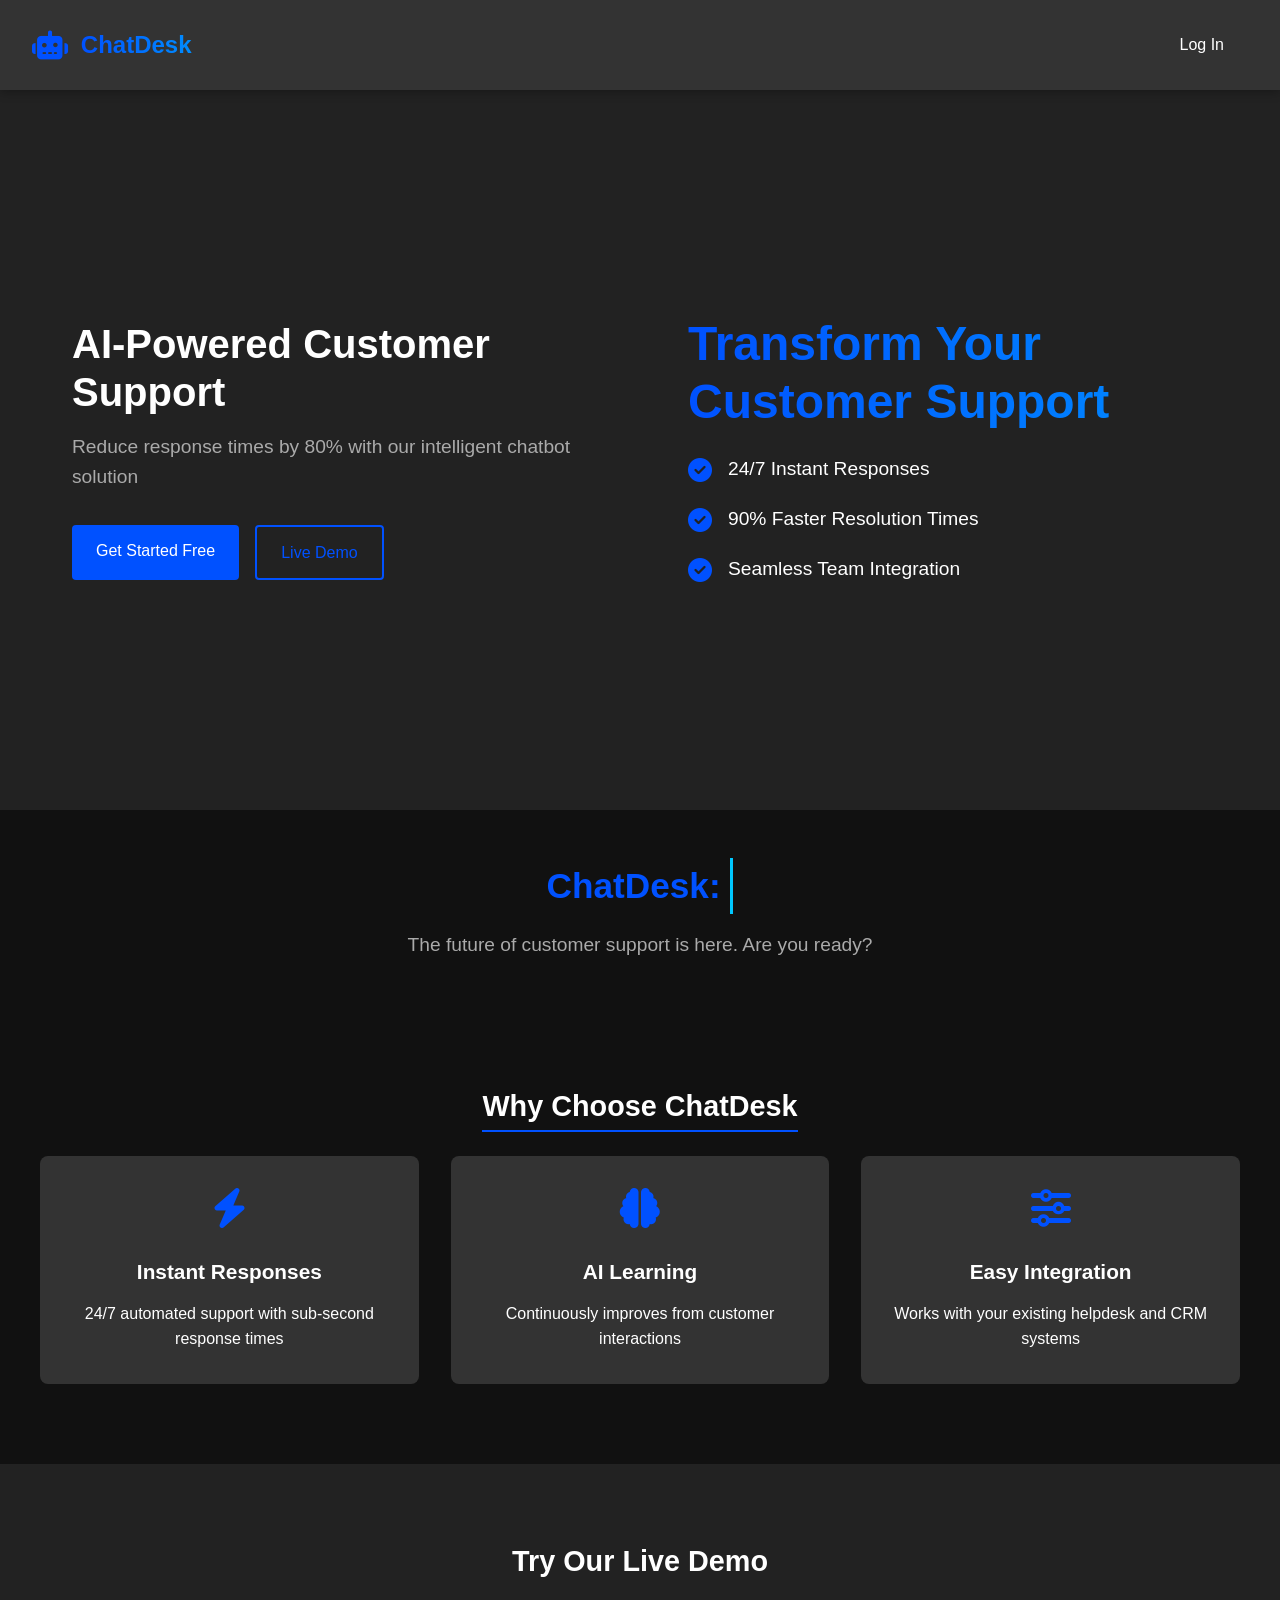
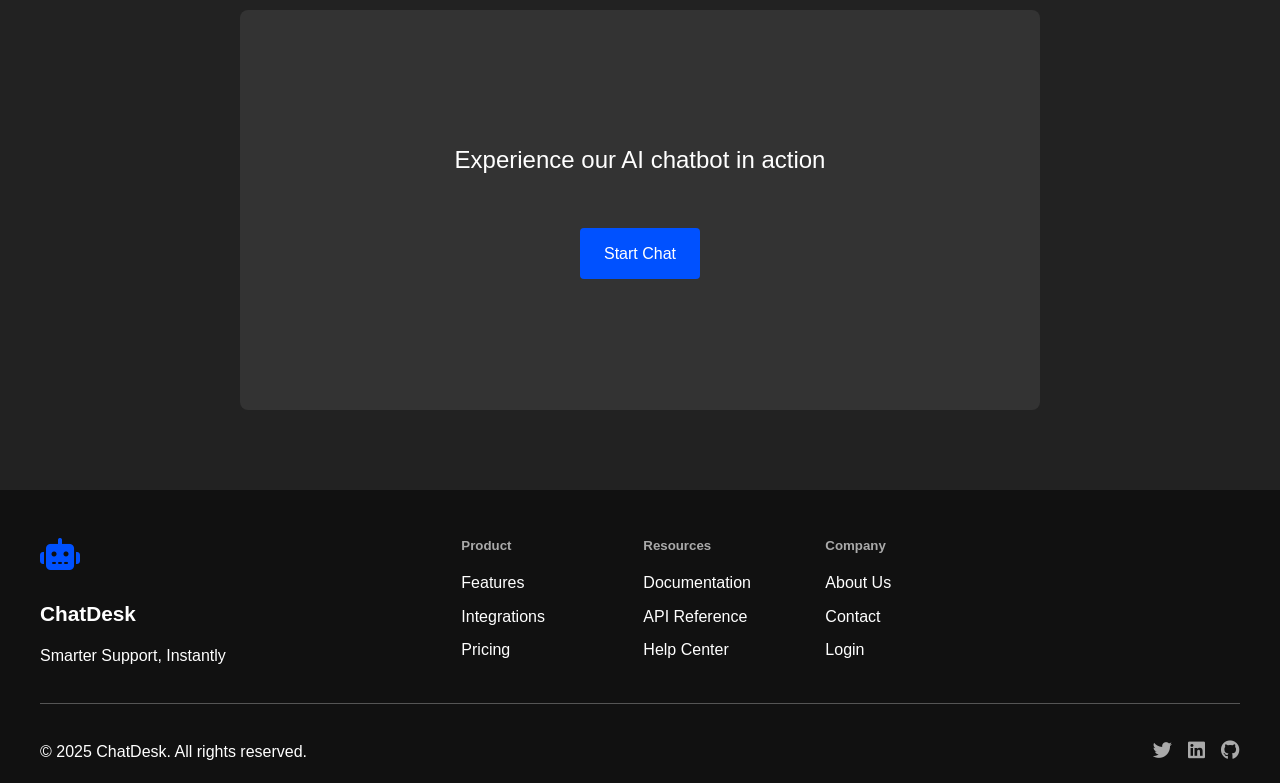
<file: index.html>
<!DOCTYPE html>
<html lang="en">
<head>
    <meta charset="UTF-8">
    <meta name="viewport" content="width=device-width, initial-scale=1.0">
    <title>ChatDesk - AI Customer Support</title>
    <link rel="stylesheet" href="styles.css">
    <link rel="stylesheet" href="https://cdnjs.cloudflare.com/ajax/libs/font-awesome/6.4.0/css/all.min.css">
</head>
<body>
    <header>
        <nav>
            <div class="logo">
                <i class="fas fa-robot"></i>
                <h1>ChatDesk</h1>
            </div>
            <div class="nav-links">
                <a href="login.html" class="btn nav-btn">Log In</a>
            </div>
        </nav>
    </header>

    <main>
        <section class="hero">
            <div class="hero-content hidden">
                <h2>AI-Powered Customer Support</h2>
                <p class="tagline">Reduce response times by 80% with our intelligent chatbot solution</p>
                <div class="cta-buttons">
                    <a href="register.html" class="btn primary">Get Started Free</a>
                    <a href="#demo" class="btn secondary">Live Demo</a>
                </div>
            </div>
            
            <div class="hero-text hidden">
                <h2 class="hero-headline">Transform Your Customer Support</h2>
                <div class="hero-benefits">
                    <div class="benefit-item">
                        <i class="fas fa-check-circle"></i>
                        <span>24/7 Instant Responses</span>
                    </div>
                    <div class="benefit-item">
                        <i class="fas fa-check-circle"></i>
                        <span>90% Faster Resolution Times</span>
                    </div>
                    <div class="benefit-item">
                        <i class="fas fa-check-circle"></i>
                        <span>Seamless Team Integration</span>
                    </div>
                </div>
            </div>
        </section>

        <section class="typewriter-section">
            <div class="typewriter-container hidden">
                <p class="typewriter-text">ChatDesk: <span class="typed-text"></span><span class="cursor">&nbsp;</span></p>
                <p class="typewriter-subtext">The future of customer support is here. Are you ready?</p>
            </div>
        </section>

        <section id="features" class="features">
            <h3 class="hidden"><span>Why Choose ChatDesk</span></h3>
            <div class="features-grid">
                <div class="feature-card hidden">
                    <i class="fas fa-bolt"></i>
                    <h4>Instant Responses</h4>
                    <p>24/7 automated support with sub-second response times</p>
                </div>
                <div class="feature-card hidden">
                    <i class="fas fa-brain"></i>
                    <h4>AI Learning</h4>
                    <p>Continuously improves from customer interactions</p>
                </div>
                <div class="feature-card hidden">
                    <i class="fas fa-sliders-h"></i>
                    <h4>Easy Integration</h4>
                    <p>Works with your existing helpdesk and CRM systems</p>
                </div>
            </div>
        </section>

        <!-- <section id="demo" class="demo hidden">
            <div class="demo-container">
                <h3>Try Our Live Demo</h3>
                <div class="chat-window">
                    <div class="chat-placeholder">
                        <p>Experience our AI chatbot in action</p>
                        <button class="btn primary">Start Chat</button>
                    </div>
                </div>
            </div>
        </section> -->

        <section id="demo" class="demo hidden">
            <div class="demo-container">
                <h3>Try Our Live Demo</h3>
                <div class="chat-window">
                    <div class="chat-placeholder">
                        <p>Experience our AI chatbot in action</p>
                        <a href="chat.html" class="btn primary">Start Chat</a>
                    </div>
                </div>
            </div>
        </section>
    </main>

    <footer class="hidden">
        <div class="footer-content">
            <div class="footer-logo">
                <i class="fas fa-robot"></i>
                <h4>ChatDesk</h4>
                <p>Smarter Support, Instantly</p>
            </div>
            <div class="footer-links">
                <div class="link-group">
                    <h5>Product</h5>
                    <a href="#features">Features</a>
                    <a href="#integrations">Integrations</a>
                    <a href="#pricing">Pricing</a>
                </div>
                <div class="link-group">
                    <h5>Resources</h5>
                    <a href="#">Documentation</a>
                    <a href="#">API Reference</a>
                    <a href="#">Help Center</a>
                </div>
                <div class="link-group">
                    <h5>Company</h5>
                    <a href="about.html">About Us</a>
                    <a href="contact.html">Contact</a>
                    <a href="login.html">Login</a>
                </div>
            </div>
        </div>
        <div class="footer-bottom">
            <p>&copy; 2025 ChatDesk. All rights reserved.</p>
            <div class="social-links">
                <a href="#"><i class="fab fa-twitter"></i></a>
                <a href="#"><i class="fab fa-linkedin"></i></a>
                <a href="#"><i class="fab fa-github"></i></a>
            </div>
        </div>
    </footer>

    <script src="scripts/scroll-animations.js"></script>
</body>
</html>
</file>
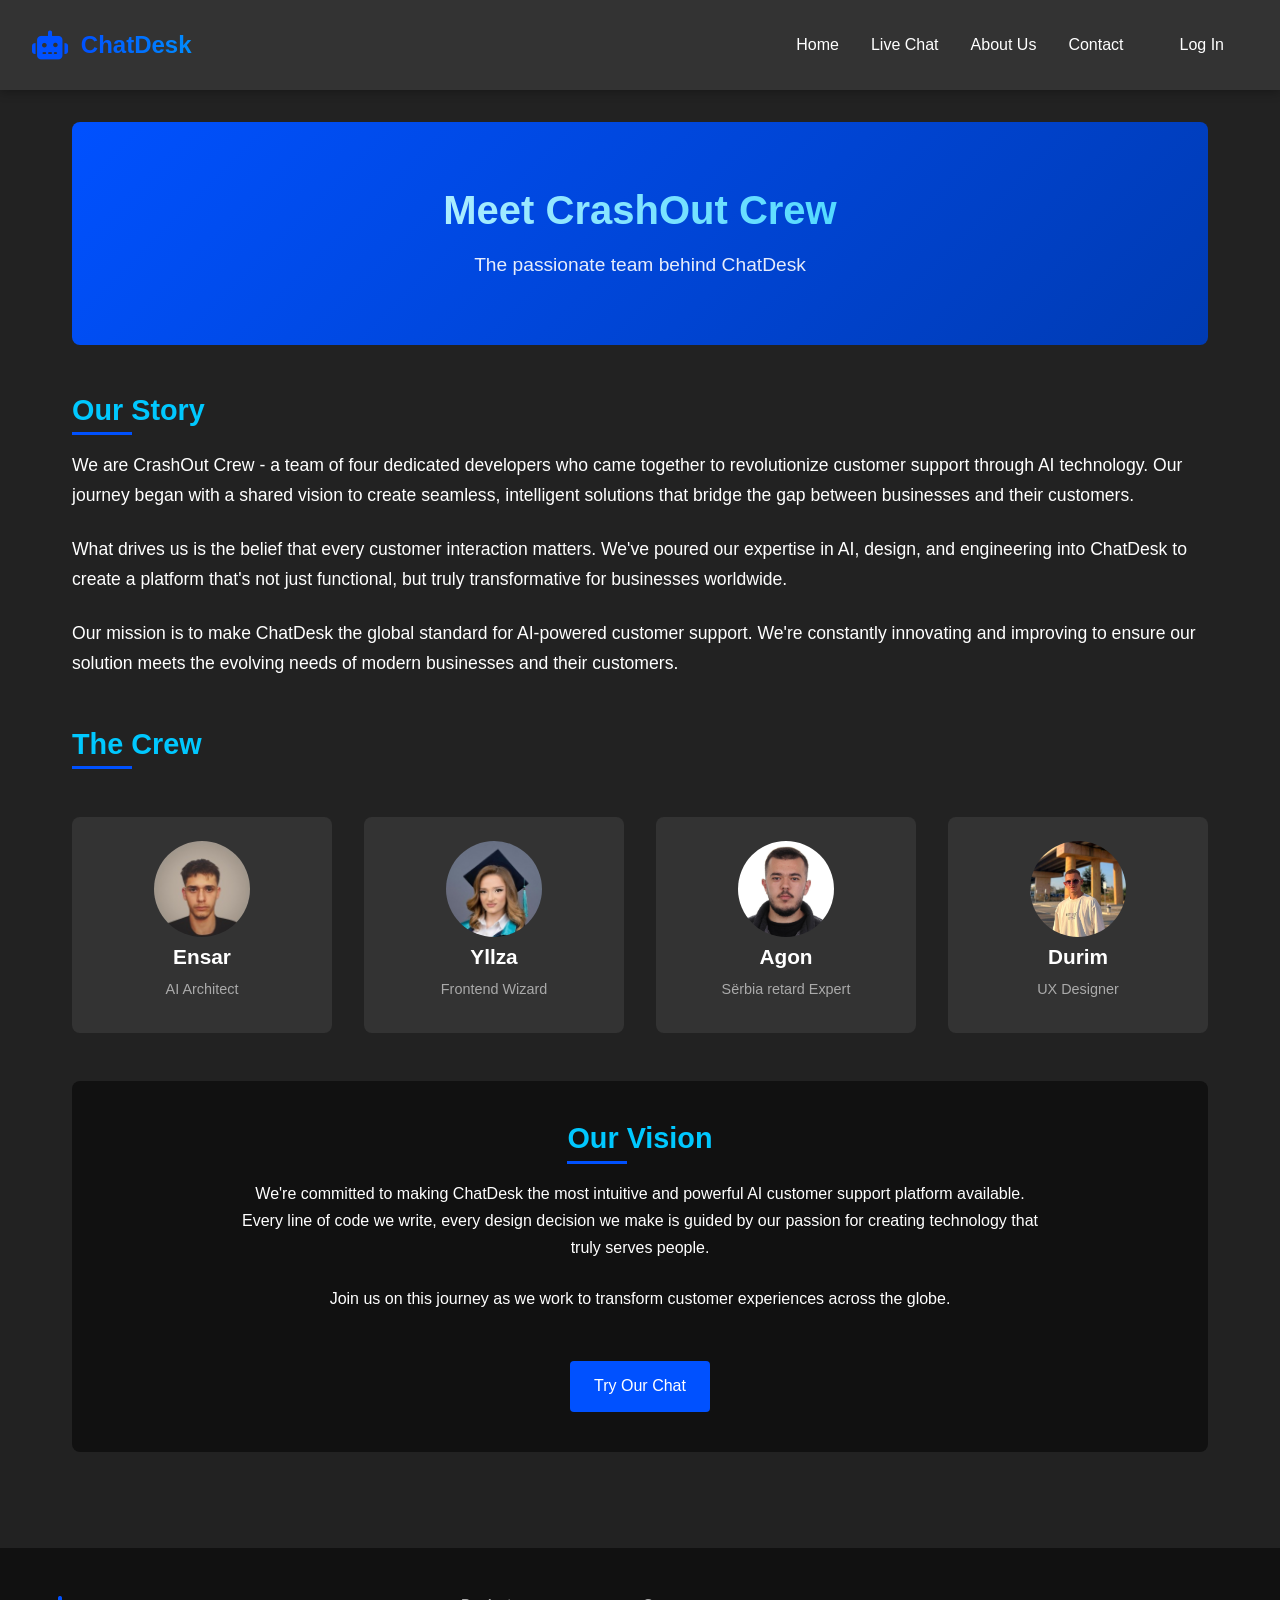
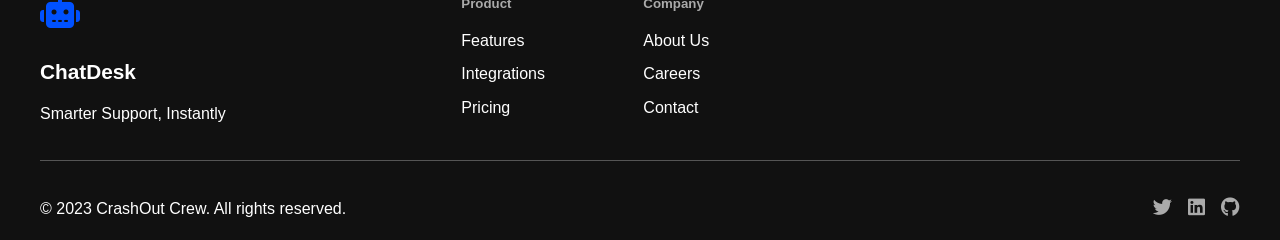
<file: about.html>
<!DOCTYPE html>
<html lang="en">
<head>
    <meta charset="UTF-8">
    <meta name="viewport" content="width=device-width, initial-scale=1.0">
    <title>About CrashOut Crew | AI Customer Support</title>
    <link rel="stylesheet" href="styles.css">
    <link rel="stylesheet" href="about.css">
    <link rel="stylesheet" href="https://cdnjs.cloudflare.com/ajax/libs/font-awesome/6.4.0/css/all.min.css">
</head>
<body>
    <header>
        <nav>
            <div class="logo">
                <i class="fas fa-robot"></i>
                <h1>ChatDesk</h1>
            </div>
            <div class="nav-links">
                <a href="index.html">Home</a>
                <a href="chat.html">Live Chat</a>
                <a href="about.html" class="active">About Us</a>
                <a href="contact.html" class="active">Contact</a>
                <a href="login.html" class="btn nav-btn">Log In</a>
            </div>
        </nav>
    </header>

    <main class="about-container">
        <section class="about-hero">
            <h2>Meet CrashOut Crew</h2>
            <p>The passionate team behind ChatDesk</p>
        </section>

        <section class="team-section">
            <div class="team-description">
                <h3>Our Story</h3>
                <p>We are CrashOut Crew - a team of four dedicated developers who came together to revolutionize customer support through AI technology. Our journey began with a shared vision to create seamless, intelligent solutions that bridge the gap between businesses and their customers.</p>
                <p>What drives us is the belief that every customer interaction matters. We've poured our expertise in AI, design, and engineering into ChatDesk to create a platform that's not just functional, but truly transformative for businesses worldwide.</p>
                <p>Our mission is to make ChatDesk the global standard for AI-powered customer support. We're constantly innovating and improving to ensure our solution meets the evolving needs of modern businesses and their customers.</p>
            </div>

            <div class="team-members">
                <h3>The Crew</h3>
                <div class="members-grid">
                    <div class="member-card">
                        <div class="member-avatar">
                            <!-- i class="fas fa-user"></i> -->
                            <img src="assets/ensar.jpeg" alt="">
                        </div>
                        <h4>Ensar</h4>
                        <p>AI Architect</p>
                    </div>
                    <div class="member-card">
                        <div class="member-avatar">
                            <!-- <i class="fas fa-user"></i> -->
                            <img src="assets/yllza.jpeg" alt="">
                        </div>
                        <h4>Yllza</h4>
                        <p>Frontend Wizard</p>
                    </div>
                    <div class="member-card">
                        <div class="member-avatar">
                            <!-- <i class="fas fa-user"></i> -->
                             <img src="assets/agon.jpg" alt="">
                        </div>
                        <h4>Agon</h4>
                        <p>Sërbia retard Expert</p>
                    </div>
                    <div class="member-card">
                        <div class="member-avatar">
                            <!-- <i class="fas fa-user"></i> -->
                             <img src="assets/durim.jpg" alt="">
                        </div>
                        <h4>Durim</h4>
                        <p>UX Designer</p>
                    </div>
                </div>
            </div>

            <div class="mission-section">
                <h3>Our Vision</h3>
                <p>We're committed to making ChatDesk the most intuitive and powerful AI customer support platform available. Every line of code we write, every design decision we make is guided by our passion for creating technology that truly serves people.</p>
                <p>Join us on this journey as we work to transform customer experiences across the globe.</p>
                <a href="chat.html" class="btn primary">Try Our Chat</a>
            </div>
        </section>
    </main>

    <footer>
        <div class="footer-content">
            <div class="footer-logo">
                <i class="fas fa-robot"></i>
                <h4>ChatDesk</h4>
                <p>Smarter Support, Instantly</p>
            </div>
            <div class="footer-links">
                <div class="link-group">
                    <h5>Product</h5>
                    <a href="#features">Features</a>
                    <a href="#integrations">Integrations</a>
                    <a href="#pricing">Pricing</a>
                </div>
                <div class="link-group">
                    <h5>Company</h5>
                    <a href="about.html">About Us</a>
                    <a href="#">Careers</a>
                    <a href="#">Contact</a>
                </div>
            </div>
        </div>
        <div class="footer-bottom">
            <p>&copy; 2023 CrashOut Crew. All rights reserved.</p>
            <div class="social-links">
                <a href="#"><i class="fab fa-twitter"></i></a>
                <a href="#"><i class="fab fa-linkedin"></i></a>
                <a href="#"><i class="fab fa-github"></i></a>
            </div>
        </div>
    </footer>
</body>
</html>
</file>
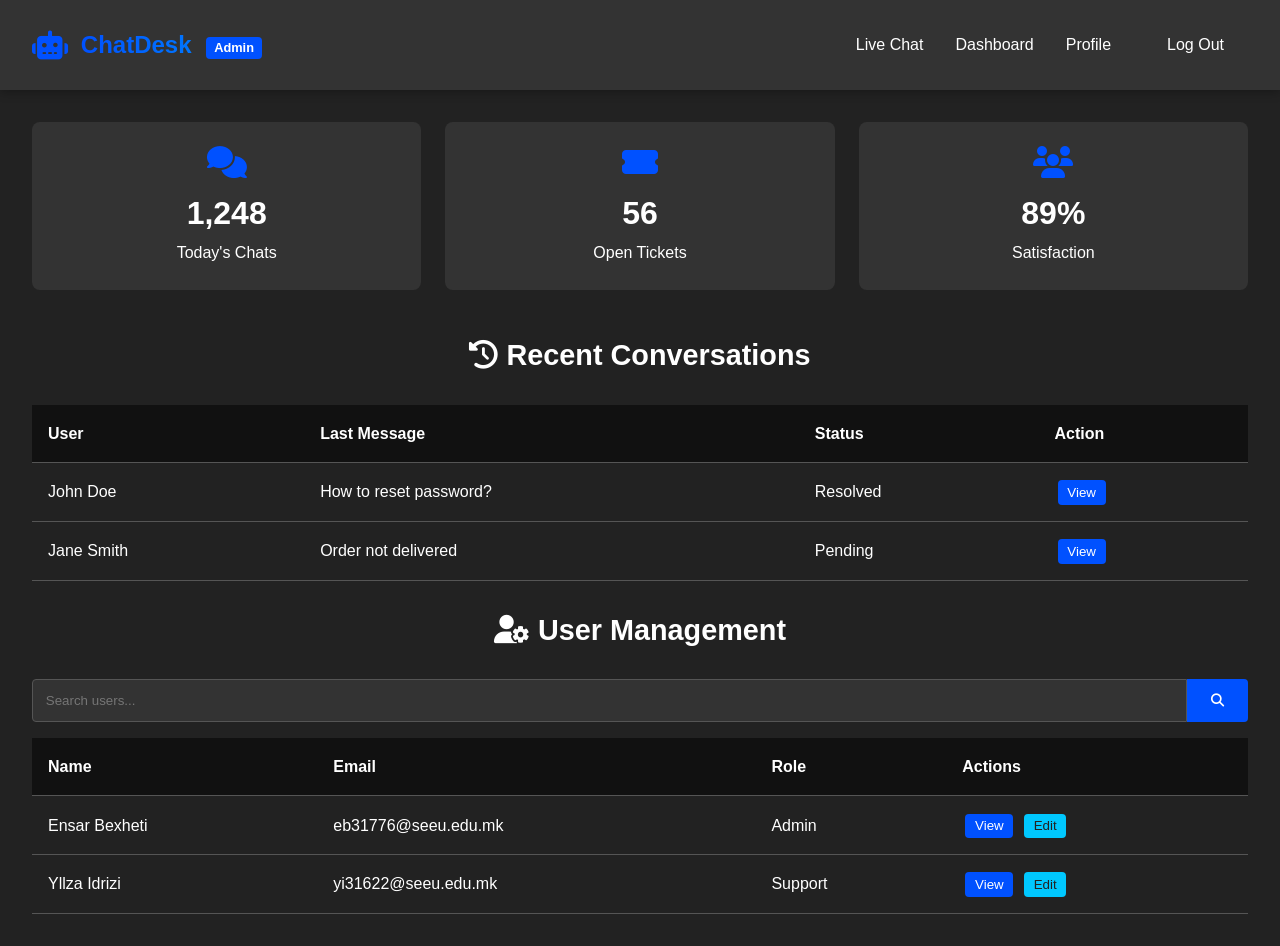
<file: admin.html>
<!DOCTYPE html>
<html lang="en">
<head>
    <meta charset="UTF-8">
    <meta name="viewport" content="width=device-width, initial-scale=1.0">
    <title>Admin Dashboard | ChatDesk</title>
    <link rel="stylesheet" href="styles.css">
    <link rel="stylesheet" href="admin.css">
    <link rel="stylesheet" href="https://cdnjs.cloudflare.com/ajax/libs/font-awesome/6.4.0/css/all.min.css">
</head>
<body>
    <header>
        <nav>
            <div class="logo">
                <i class="fas fa-robot"></i>
                <h1>ChatDesk <span class="admin-badge">Admin</span></h1>
            </div>
            <div class="nav-links">
                <a href="chat.html">Live Chat</a>
                <a href="admin.html" class="active">Dashboard</a>
                <a href="profile.html">Profile</a>
                <a href="#" id="logout-btn" class="btn nav-btn">Log Out</a>
            </div>
        </nav>
    </header>

    <main class="admin-container">
        <section class="admin-stats">
            <div class="stat-card">
                <i class="fas fa-comments"></i>
                <h3>1,248</h3>
                <p>Today's Chats</p>
            </div>
            <div class="stat-card">
                <i class="fas fa-ticket-alt"></i>
                <h3>56</h3>
                <p>Open Tickets</p>
            </div>
            <div class="stat-card">
                <i class="fas fa-users"></i>
                <h3>89%</h3>
                <p>Satisfaction</p>
            </div>
        </section>

        <section class="admin-tables">
            <div class="recent-chats">
                <h3><i class="fas fa-history"></i> Recent Conversations</h3>
                <table>
                    <thead>
                        <tr>
                            <th>User</th>
                            <th>Last Message</th>
                            <th>Status</th>
                            <th>Action</th>
                        </tr>
                    </thead>
                    <tbody>
                        <!-- Filled by JavaScript -->
                    </tbody>
                </table>
            </div>

            <div class="user-management">
                <h3><i class="fas fa-user-cog"></i> User Management</h3>
                <div class="search-bar">
                    <input type="text" placeholder="Search users...">
                    <button class="btn primary"><i class="fas fa-search"></i></button>
                </div>
                <table>
                    <thead>
                        <tr>
                            <th>Name</th>
                            <th>Email</th>
                            <th>Role</th>
                            <th>Actions</th>
                        </tr>
                    </thead>
                    <tbody>
                        <!-- Filled by JavaScript -->
                    </tbody>
                </table>
            </div>
        </section>
    </main>

    <script src="scripts/admin.js"></script>
</body>
</html>
</file>
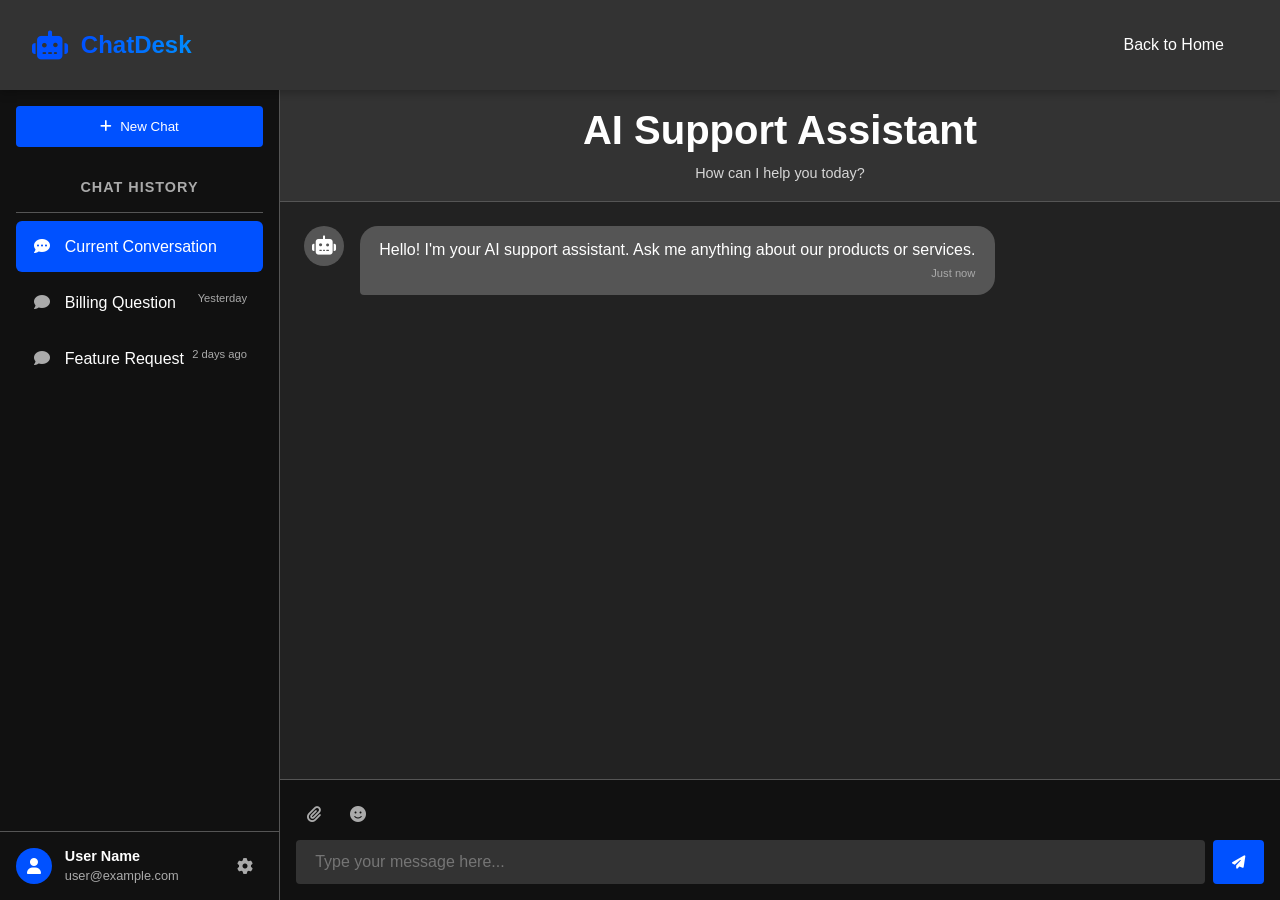
<file: chat.html>
<!DOCTYPE html>
<html lang="en">
<head>
    <meta charset="UTF-8">
    <meta name="viewport" content="width=device-width, initial-scale=1.0">
    <title>ChatDesk - Live Chat</title>
    <link rel="stylesheet" href="styles.css">
    <link rel="stylesheet" href="chat.css">
    <link rel="stylesheet" href="https://cdnjs.cloudflare.com/ajax/libs/font-awesome/6.4.0/css/all.min.css">
</head>
<body>
    <header>
        <nav>
            <div class="logo">
                <i class="fas fa-robot"></i>
                <h1>ChatDesk</h1>
            </div>
            <div class="nav-links">
                <a href="index.html" class="btn nav-btn">Back to Home</a>
            </div>
        </nav>
    </header>

    <main class="chat-app-container">
        <!-- Sidebar -->
        <aside class="chat-sidebar">
            <button id="new-chat-btn" class="btn primary">
                <i class="fas fa-plus"></i> New Chat
            </button>
            
            <div class="chat-history">
                <h3>Chat History</h3>
                <div class="history-list">
                    <!-- Sample chat history items -->
                    <div class="history-item active">
                        <i class="fas fa-comment-dots"></i>
                        <span>Current Conversation</span>
                    </div>
                    <div class="history-item">
                        <i class="fas fa-comment"></i>
                        <span>Billing Question</span>
                        <small>Yesterday</small>
                    </div>
                    <div class="history-item">
                        <i class="fas fa-comment"></i>
                        <span>Feature Request</span>
                        <small>2 days ago</small>
                    </div>
                </div>
            </div>
            
            <div class="sidebar-footer">
                <div class="user-profile">
                    <div class="avatar">
                        <i class="fas fa-user"></i>
                    </div>
                    <div class="user-info">
                        <strong>User Name</strong>
                        <small>user@example.com</small>
                    </div>
                </div>
                <button id="settings-btn" class="icon-btn">
                    <i class="fas fa-cog"></i>
                </button>
            </div>
        </aside>

        <!-- Main Chat Area -->
        <section class="chat-interface">
            <div class="chat-header">
                <button id="sidebar-toggle" class="icon-btn mobile-only">
                    <i class="fas fa-bars"></i>
                </button>
                <h2>AI Support Assistant</h2>
                <p>How can I help you today?</p>
            </div>
            
            <div class="chat-messages">
                <div class="message ai-message">
                    <div class="message-avatar">
                        <i class="fas fa-robot"></i>
                    </div>
                    <div class="message-content">
                        <p>Hello! I'm your AI support assistant. Ask me anything about our products or services.</p>
                        <div class="message-time">Just now</div>
                    </div>
                </div>
            </div>
            
            <div class="chat-input-container">
                <div class="input-actions">
                    <button class="icon-btn" title="Attach file">
                        <i class="fas fa-paperclip"></i>
                    </button>
                    <button class="icon-btn" title="Send feedback">
                        <i class="fas fa-smile"></i>
                    </button>
                </div>
                <div class="chat-input">
                    <input type="text" placeholder="Type your message here..." id="user-input">
                    <button id="send-button" class="btn primary">
                        <i class="fas fa-paper-plane"></i>
                    </button>
                </div>
            </div>
        </section>
    </main>

    <script src="scripts/chat.js"></script>
</body>
</html>
</file>
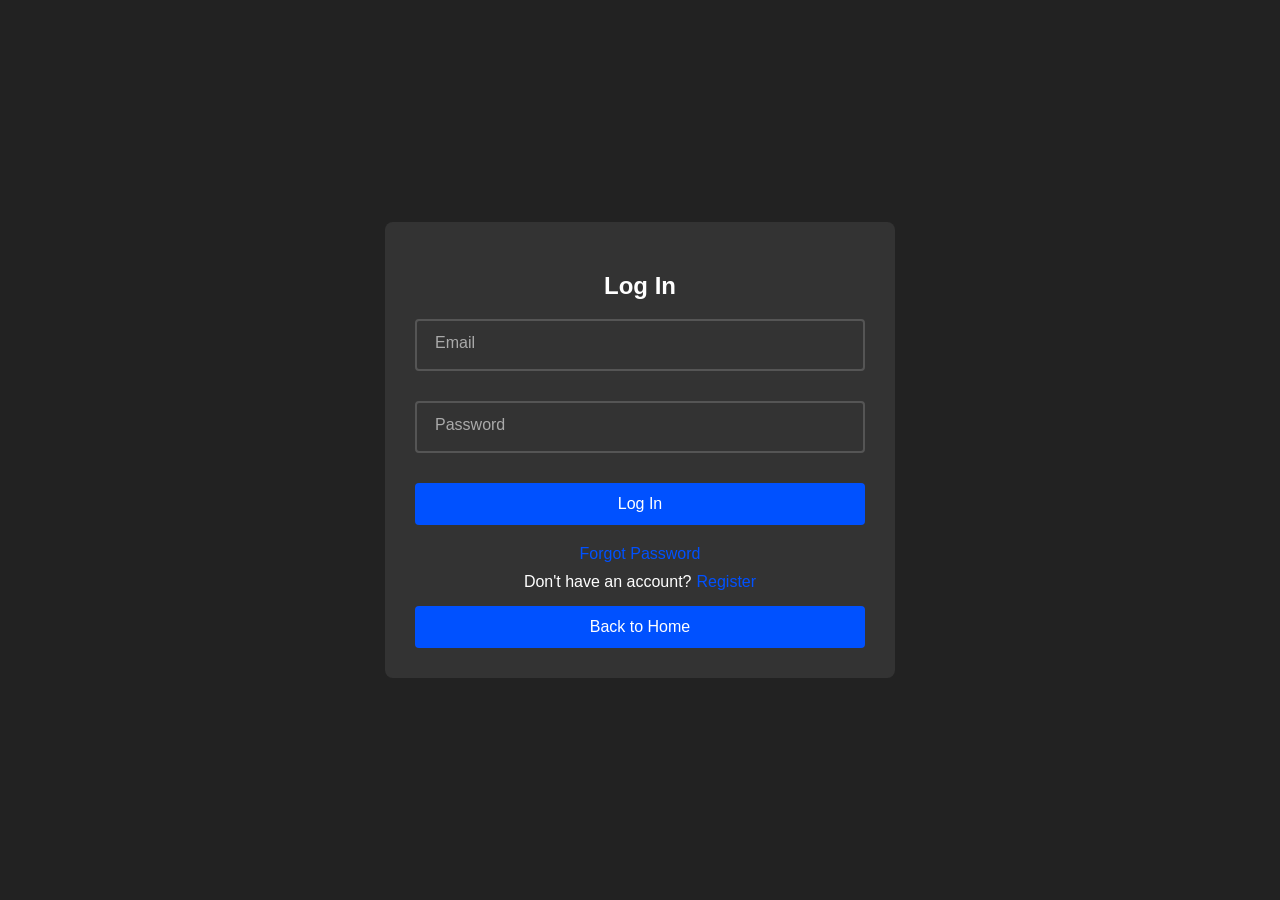
<file: login.html>
<!DOCTYPE html>
<html lang="en">
<head>
    <meta charset="UTF-8">
    <meta name="viewport" content="width=device-width, initial-scale=1.0">
    <title>Login</title>
    <link rel="stylesheet" href="login.css">
</head>
<body>
    <div class="form-container">
        <h2>Log In</h2>
        
        <div class="form-group">
            <input type="email" id="email" placeholder=" " required>
            <label for="email">Email</label>
        </div>
        
        <div class="form-group">
            <input type="password" id="password" placeholder=" " required>
            <label for="password">Password</label>
        </div>

        <div class="btn">
            <button>Log In</button>
        </div>

        <div class="forgot-pwd">
            <a href="#">Forgot Password</a>
            <div class="register">
                <span>Don't have an account? </span><a href="register.html">Register</a>
            </div>
        </div>

        <div class="back-to-home">
            <a href="index.html">Back to Home</a>
        </div>
        
    </div>
</body>
</html>
</file>
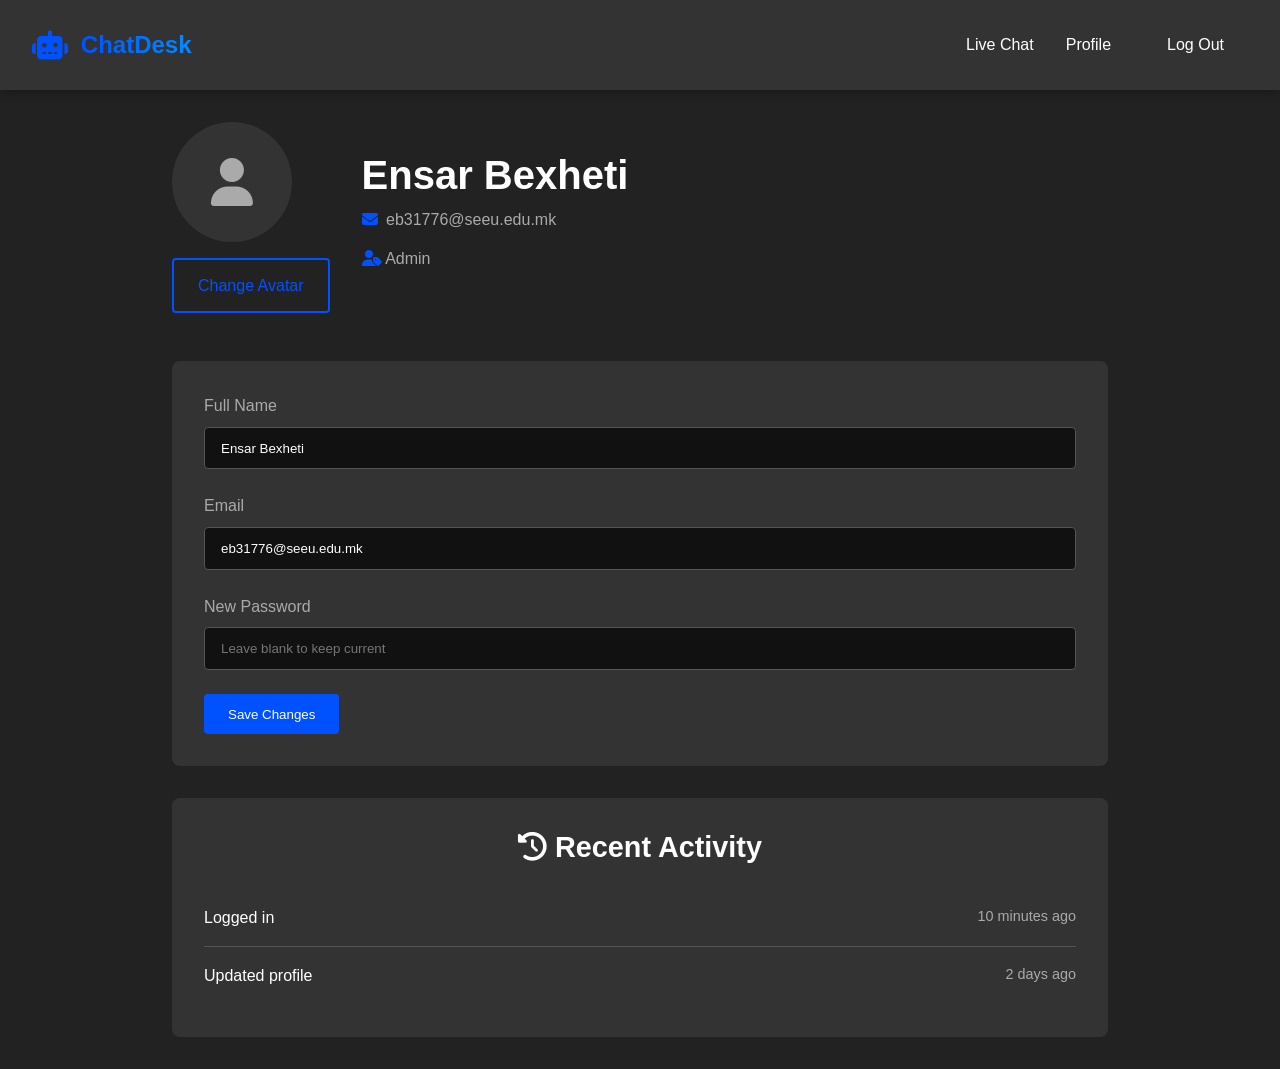
<file: profile.html>
<!DOCTYPE html>
<html lang="en">
<head>
    <meta charset="UTF-8">
    <meta name="viewport" content="width=device-width, initial-scale=1.0">
    <title>My Profile | ChatDesk</title>
    <link rel="stylesheet" href="styles.css">
    <link rel="stylesheet" href="profile.css">
    <link rel="stylesheet" href="https://cdnjs.cloudflare.com/ajax/libs/font-awesome/6.4.0/css/all.min.css">
</head>
<body>
    <header>
        <nav>
            <div class="logo">
                <i class="fas fa-robot"></i>
                <h1>ChatDesk</h1>
            </div>
            <div class="nav-links">
                <a href="chat.html">Live Chat</a>
                <a href="profile.html" class="active">Profile</a>
                <a href="#" id="logout-btn" class="btn nav-btn">Log Out</a>
            </div>
        </nav>
    </header>

    <main class="profile-container">
        <section class="profile-header">
            <div class="avatar-upload">
                <div class="avatar-preview">
                    <i class="fas fa-user" id="avatar-icon"></i>
                </div>
                <input type="file" id="avatar-upload" accept="image/*">
                <label for="avatar-upload" class="btn secondary">Change Avatar</label>
            </div>
            <div class="profile-info">
                <h2 id="username">Ensar Bexheti</h2>
                <p><i class="fas fa-envelope"></i> <span id="user-email">eb31776@seeu.edu.mk</span></p>
                <p><i class="fas fa-user-tag"></i> <span id="user-role">Admin</span></p>
            </div>
        </section>

        <section class="profile-details">
            <form id="profile-form">
                <div class="form-group">
                    <label for="full-name">Full Name</label>
                    <input type="text" id="full-name" value="Ensar Bexheti">
                </div>
                <div class="form-group">
                    <label for="email">Email</label>
                    <input type="email" id="email" value="eb31776@seeu.edu.mk">
                </div>
                <div class="form-group">
                    <label for="password">New Password</label>
                    <input type="password" id="password" placeholder="Leave blank to keep current">
                </div>
                <button type="submit" class="btn primary">Save Changes</button>
            </form>
        </section>

        <section class="activity-log">
            <h3><i class="fas fa-history"></i> Recent Activity</h3>
            <ul id="activity-list">
                <!-- Filled by JavaScript -->
            </ul>
        </section>
    </main>

    <script src="scripts/profile.js"></script>
</body>
</html>
</file>
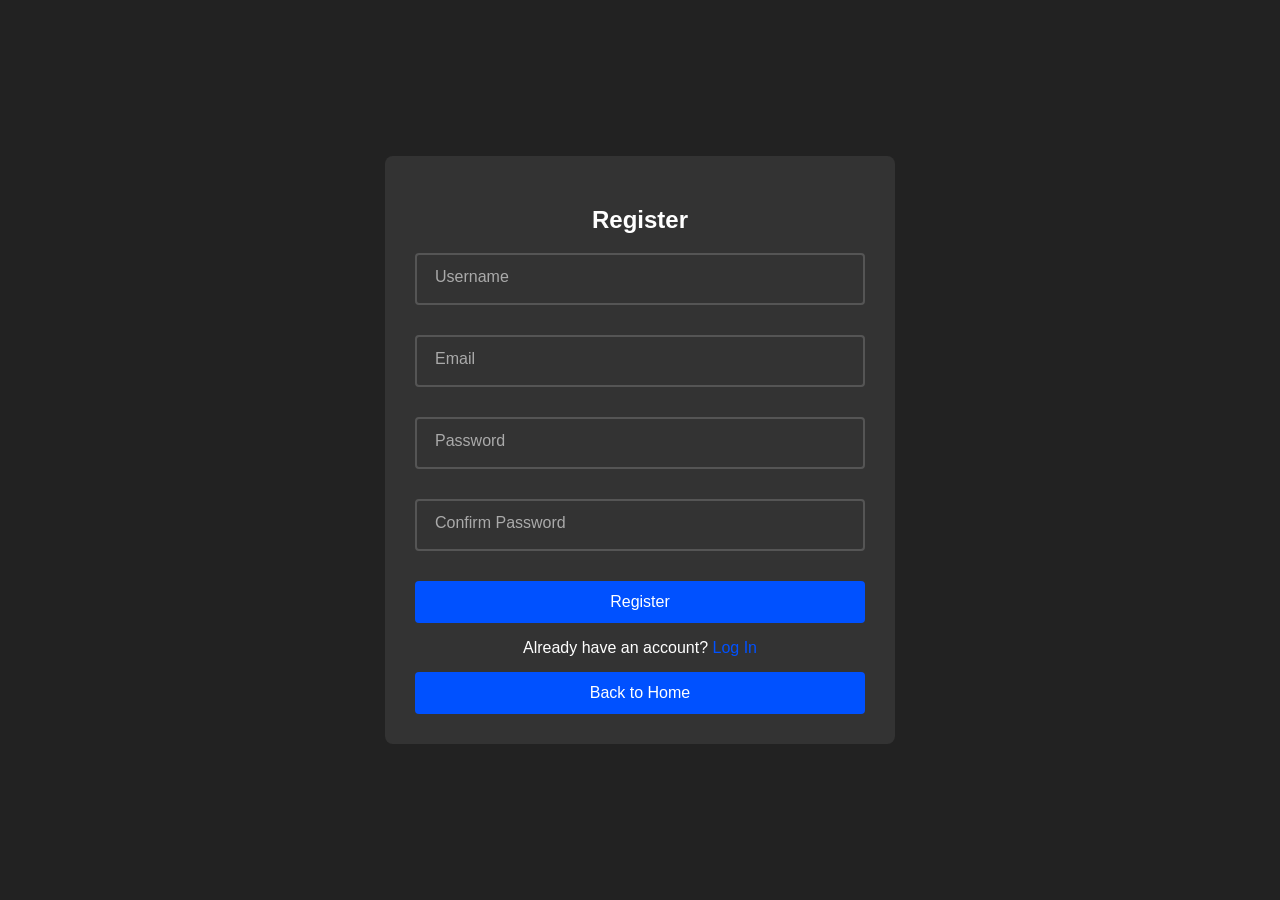
<file: register.html>
<!DOCTYPE html>
<html lang="en">
<head>
    <meta charset="UTF-8">
    <meta name="viewport" content="width=device-width, initial-scale=1.0">
    <title>Register | Dark CSS Reels</title>
    <link rel="stylesheet" href="login.css">
</head>
<body>
    <div class="form-container">
        <h2>Register</h2>
        
        <div class="form-group">
            <input type="text" id="username" placeholder=" " required>
            <label for="username">Username</label>
        </div>
        
        <div class="form-group">
            <input type="email" id="email" placeholder=" " required>
            <label for="email">Email</label>
        </div>
        
        <div class="form-group">
            <input type="password" id="password" placeholder=" " required>
            <label for="password">Password</label>
        </div>
        
        <div class="form-group">
            <input type="password" id="confirm-password" placeholder=" " required>
            <label for="confirm-password">Confirm Password</label>
        </div>

        <div class="btn">
            <button>Register</button>
        </div>

        <div style="margin-top: 1rem;" class="login-link">
            <span>Already have an account? <a href="login.html">Log In</a></span>
        </div>

        <div class="back-to-home">
            <a href="index.html">Back to Home</a>
        </div>

    </div>
</body>
</html>
</file>
<file: styles.css>
:root {
    --primary: #0051ff;
    --primary-dark: #003bb3;
    --secondary: #00c8ff;
    --dark: #222;
    --darker: #111;
    --dark-gray: #333;
    --medium-gray: #555;
    --light-gray: #aaa;
    --light: #fff;
}

/* Base Styles */
* {
    margin: 0;
    padding: 0;
    box-sizing: border-box;
}

html {
    scroll-behavior: smooth;
}

body {
    background-color: var(--dark);
    color: var(--light);
    font-family: 'Segoe UI', Arial, sans-serif;
    line-height: 1.6;
    overflow-x: hidden;
}

/* Animation Classes */
.hidden {
    opacity: 0;
    filter: blur(5px);
    transform: translateY(20px);
    transition: all 1s ease;
}

.show {
    opacity: 1;
    filter: blur(0);
    transform: translateY(0);
}

/* Delay animations */
.feature-card:nth-child(1) {
    transition-delay: 100ms;
}
.feature-card:nth-child(2) {
    transition-delay: 200ms;
}
.feature-card:nth-child(3) {
    transition-delay: 300ms;
}

.hero-content {
    transition-delay: 50ms;
}

.hero-image {
    transition-delay: 150ms;
}

/* Typography */
h1, h2, h3, h4, h5 {
    font-weight: 600;
    line-height: 1.2;
}

h2 {
    font-size: 2.5rem;
    margin-bottom: 1rem;
}

h3 {
    font-size: 1.8rem;
    margin-bottom: 2rem;
    text-align: center;
}

h3 span {
    padding-bottom: 0.5rem;
    border-bottom: 2px solid var(--primary);
}

h4 {
    font-size: 1.3rem;
    margin: 1rem 0;
}

/* Buttons */
.btn {
    display: inline-block;
    padding: 0.8rem 1.5rem;
    border-radius: 4px;
    font-weight: 500;
    text-decoration: none;
    transition: all 0.3s ease;
    cursor: pointer;
}

.btn.nav-btn {
    transition: all 0.5s ease;
}

.btn.nav-btn:hover {
    background-color: transparent;
    color: var(--primary);
    border: 2px solid var(--primary);
}

.btn.primary {
    background-color: var(--primary);
    color: var(--light);
    border: none;
}

.btn.primary:hover {
    background-color: var(--primary-dark);
    transform: translateY(-2px);
}

.btn.secondary {
    background-color: transparent;
    color: var(--primary);
    border: 2px solid var(--primary);
}

.btn.secondary:hover {
    background-color: rgba(0, 81, 255, 0.1);
}

/* Navigation */
nav {
    background-color: var(--dark-gray);
    padding: 0.8rem 2rem;
    display: flex;
    justify-content: space-between;
    align-items: center;
    position: sticky;
    top: 0;
    z-index: 100;
    box-shadow: 0 2px 10px rgba(0, 0, 0, 0.3);
    height: 10vh;
}

.logo {
    display: flex;
    align-items: center;
    gap: 0.8rem;
}

.logo i {
    font-size: 1.8rem;
    color: var(--primary);
}

.logo h1 {
    font-size: 1.5rem;
    background: linear-gradient(to right, var(--primary), var(--secondary));
    -webkit-background-clip: text;
    background-clip: text;
    color: transparent;
    background-size: 200% auto;
    animation: gradientShift 3s ease infinite;
}

@keyframes gradientShift {
    0% { background-position: 0% center; }
    50% { background-position: 100% center; }
    100% { background-position: 0% center; }
}

.nav-links {
    display: flex;
    align-items: center;
    gap: 2rem;
}

.nav-links a {
    color: var(--light);
    text-decoration: none;
    transition: color 0.3s;
}

.nav-links a:hover {
    color: var(--primary);
}

/* Hero Section */
.hero {
    display: flex;
    align-items: center;
    justify-content: space-between;
    padding: 4rem 2rem;
    max-width: 1200px;
    margin: 0 auto;
    min-height: 80vh;
}

.hero-content {
    flex: 1;
    padding-right: 2rem;
}

.tagline {
    font-size: 1.2rem;
    color: var(--light-gray);
    margin-bottom: 2rem;
}

.cta-buttons {
    display: flex;
    gap: 1rem;
    margin-top: 2rem;
}

.hero-image {
    flex: 1;
    border-radius: 8px;
    overflow: hidden;
    box-shadow: 0 10px 30px rgba(0, 0, 0, 0.3);
    will-change: transform;
    transition: transform 0.5s ease-out;
}

.hero-image:hover {
    transform: translateY(-10px);
}

.hero-image img {
    width: 100%;
    height: auto;
    display: block;
}

/* Features Section */
.features {
    padding: 5rem 2rem;
    background-color: var(--darker);
}

.features-grid {
    display: grid;
    grid-template-columns: repeat(auto-fit, minmax(300px, 1fr));
    gap: 2rem;
    max-width: 1200px;
    margin: 0 auto;
}

.feature-card {
    background-color: var(--dark-gray);
    padding: 2rem;
    border-radius: 8px;
    text-align: center;
    transition: transform 0.3s;
}

.feature-card:hover {
    transform: translateY(-10px) scale(1.02);
}

.feature-card i {
    font-size: 2.5rem;
    color: var(--primary);
    margin-bottom: 1rem;
}

/* Demo Section */
.demo {
    padding: 5rem 2rem;
}

.demo-container {
    max-width: 800px;
    margin: 0 auto;
    text-align: center;
}

.demo-container p {
    margin-bottom: 3rem;
    font-size: 1.5rem;
}

.chat-window {
    background-color: var(--dark-gray);
    border-radius: 8px;
    padding: 2rem;
    margin-top: 2rem;
    min-height: 400px;
    display: flex;
    align-items: center;
    justify-content: center;
}

.chat-placeholder {
    text-align: center;
}

/* Footer */
footer {
    background-color: var(--darker);
    padding: 3rem 2rem 1rem;
}

.footer-content {
    display: flex;
    flex-wrap: wrap;
    justify-content: space-between;
    max-width: 1200px;
    margin: 0 auto;
    gap: 2rem;
}

.footer-logo {
    flex: 1;
    min-width: 250px;
}

.footer-logo i {
    font-size: 2rem;
    color: var(--primary);
    margin-bottom: 1rem;
}

.footer-links {
    flex: 2;
    display: flex;
    flex-wrap: wrap;
    gap: 2rem;
}

.link-group {
    min-width: 150px;
}

.link-group h5 {
    margin-bottom: 1rem;
    color: var(--light-gray);
}

.link-group a {
    display: block;
    color: var(--light);
    text-decoration: none;
    margin-bottom: 0.5rem;
    transition: color 0.3s;
}

.link-group a:hover {
    color: var(--primary);
}

.footer-bottom {
    max-width: 1200px;
    margin: 2rem auto 0;
    padding-top: 2rem;
    border-top: 1px solid var(--medium-gray);
    display: flex;
    justify-content: space-between;
    align-items: center;
}

.social-links {
    display: flex;
    gap: 1rem;
}

.social-links a {
    color: var(--light-gray);
    font-size: 1.2rem;
    transition: color 0.3s;
}

.social-links a:hover {
    color: var(--primary);
}

/* Button Pulse Animation */
@keyframes pulse {
    0% { transform: scale(1); }
    50% { transform: scale(1.05); }
    100% { transform: scale(1); }
}

.btn.primary {
    animation: pulse 2s infinite;
}

/* Responsive Design */
@media (max-width: 768px) {
    .hero {
        flex-direction: column;
        text-align: center;
        padding: 2rem 1rem;
    }
    
    .hero-content {
        padding-right: 0;
        margin-bottom: 2rem;
    }
    
    .cta-buttons {
        justify-content: center;
    }
    
    .nav-links {
        gap: 1rem;
    }
    
    h2 {
        font-size: 2rem;
    }
    
    h3 {
        font-size: 1.5rem;
    }
}

@media (max-width: 480px) {
    nav {
        flex-direction: column;
        gap: 1rem;
        padding: 1rem;
    }
    
    .nav-links {
        width: 100%;
        justify-content: space-between;
    }
    
    .cta-buttons {
        flex-direction: column;
        gap: 1rem;
    }
    
    .btn {
        width: 100%;
        text-align: center;
    }
}


/* Hero Text Section */
.hero-text {
    flex: 1;
    padding-left: 3rem;
    display: flex;
    flex-direction: column;
    justify-content: center;
}

.hero-headline {
    font-size: 3rem;
    line-height: 1.2;
    margin-bottom: 1.5rem;
    background: linear-gradient(to right, var(--primary), var(--secondary));
    -webkit-background-clip: text;
    background-clip: text;
    color: transparent;
    background-size: 200% auto;
    animation: gradientShift 3s ease infinite;
}

.hero-benefits {
    display: flex;
    flex-direction: column;
    gap: 1.2rem;
}

.benefit-item {
    display: flex;
    align-items: center;
    gap: 1rem;
    font-size: 1.2rem;
}

.benefit-item i {
    color: var(--primary);
    font-size: 1.5rem;
}

/* Animation for benefit items */
.benefit-item {
    opacity: 0;
    transform: translateX(-20px);
    transition: all 0.5s ease;
}

.hero-text.show .benefit-item {
    opacity: 1;
    transform: translateX(0);
}

.hero-text.show .benefit-item:nth-child(1) {
    transition-delay: 0.2s;
}
.hero-text.show .benefit-item:nth-child(2) {
    transition-delay: 0.4s;
}
.hero-text.show .benefit-item:nth-child(3) {
    transition-delay: 0.6s;
}

/* Adjust hero section layout */
.hero {
    align-items: center;
    gap: 3rem;
}

.hero-content {
    padding-right: 0;
}

/* Typewriter Section */
.typewriter-section {
    background-color: var(--darker);
    padding: 3rem 2rem;
    text-align: center;
}

.typewriter-container {
    max-width: 800px;
    margin: 0 auto;
}

.typewriter-text {
    font-size: 2.2rem;
    font-weight: 600;
    margin-bottom: 1rem;
    min-height: 3rem;
    color: var(--primary);
}

.typewriter-subtext {
    font-size: 1.2rem;
    color: var(--light-gray);
    opacity: 0;
    transform: translateY(20px);
    transition: all 0.8s ease 1.5s;
}

.typewriter-container.show .typewriter-subtext {
    opacity: 1;
    transform: translateY(0);
}

.cursor {
    display: inline-block;
    width: 3px;
    background-color: var(--secondary);
    animation: blink 1s infinite;
}

@keyframes blink {
    0%, 100% { opacity: 1; }
    50% { opacity: 0; }
}
</file>
<file: about.css>
/* About Page Styles */
.about-container {
    max-width: 1200px;
    margin: 0 auto;
    padding: 2rem;
    color: var(--light);
}

.about-hero {
    text-align: center;
    padding: 4rem 0;
    background: linear-gradient(135deg, var(--primary), var(--primary-dark));
    border-radius: 8px;
    margin-bottom: 3rem;
}

.about-hero h2 {
    font-size: 2.5rem;
    margin-bottom: 1rem;
    background: linear-gradient(to right, #fff, var(--secondary));
    -webkit-background-clip: text;
    background-clip: text;
    color: transparent;
}

.about-hero p {
    font-size: 1.2rem;
    color: rgba(255, 255, 255, 0.9);
}

.team-section {
    margin-bottom: 4rem;
}

.team-section h3 {
    font-size: 1.8rem;
    margin-bottom: 1.5rem;
    color: var(--secondary);
    position: relative;
    display: inline-block;
}

.team-section h3::after {
    content: '';
    position: absolute;
    bottom: -8px;
    left: 0;
    width: 60px;
    height: 3px;
    background: var(--primary);
}

.team-description p {
    margin-bottom: 1.5rem;
    line-height: 1.7;
    font-size: 1.1rem;
}

.team-members {
    margin: 3rem 0;
}

.members-grid {
    display: grid;
    grid-template-columns: repeat(auto-fit, minmax(200px, 1fr));
    gap: 2rem;
    margin-top: 2rem;
}

.member-card {
    background: var(--dark-gray);
    padding: 2rem 1.5rem;
    border-radius: 8px;
    text-align: center;
    transition: transform 0.3s ease, box-shadow 0.3s ease;
}

.member-card:hover {
    transform: translateY(-5px);
    box-shadow: 0 10px 20px rgba(0, 0, 0, 0.2);
}

.member-avatar {
    width: 80px;
    height: 80px;
    border-radius: 50%;
    background: var(--primary);
    display: flex;
    align-items: center;
    justify-content: center;
    margin: 0 auto 1rem;
    color: white;
    font-size: 2rem;
}
.member-avatar img {
    width: 6rem;
    border-radius: 50%;
}

.member-card h4 {
    font-size: 1.3rem;
    margin-bottom: 0.5rem;
}

.member-card p {
    color: var(--light-gray);
    font-size: 0.9rem;
}

.mission-section {
    background: var(--darker);
    padding: 2.5rem;
    border-radius: 8px;
    text-align: center;
}

.mission-section h3 {
    font-size: 1.8rem;
    margin-bottom: 1.5rem;
    color: var(--secondary);
}

.mission-section p {
    max-width: 800px;
    margin: 0 auto 1.5rem;
    line-height: 1.7;
}

.mission-section .btn {
    margin-top: 1.5rem;
}

/* Responsive Design */
@media (max-width: 768px) {
    .about-hero {
        padding: 3rem 1rem;
    }
    
    .about-hero h2 {
        font-size: 2rem;
    }
    
    .members-grid {
        grid-template-columns: repeat(2, 1fr);
    }
    
    .mission-section {
        padding: 2rem 1rem;
    }
}

@media (max-width: 480px) {
    .members-grid {
        grid-template-columns: 1fr;
    }
    
    .about-hero h2 {
        font-size: 1.8rem;
    }
    
    .team-section h3 {
        font-size: 1.5rem;
    }
}
</file>
<file: admin.css>
/* Admin Dashboard Styles */
.admin-container {
    max-width: 1400px;
    margin: 0 auto;
    padding: 2rem;
}

.admin-badge {
    background: var(--primary);
    color: white;
    padding: 0.2rem 0.5rem;
    border-radius: 4px;
    font-size: 0.8rem;
    margin-left: 0.5rem;
}

.admin-stats {
    display: grid;
    grid-template-columns: repeat(auto-fit, minmax(250px, 1fr));
    gap: 1.5rem;
    margin-bottom: 3rem;
}

.stat-card {
    background: var(--dark-gray);
    padding: 1.5rem;
    border-radius: 8px;
    text-align: center;
    transition: transform 0.3s;
}

.stat-card:hover {
    transform: translateY(-5px);
}

.stat-card i {
    font-size: 2rem;
    color: var(--primary);
    margin-bottom: 1rem;
}

.stat-card h3 {
    font-size: 2rem;
    margin-bottom: 0.5rem;
}

.admin-tables {
    display: grid;
    gap: 2rem;
}

table {
    width: 100%;
    border-collapse: collapse;
    margin-top: 1rem;
}

th, td {
    padding: 1rem;
    text-align: left;
    border-bottom: 1px solid var(--medium-gray);
}

th {
    background: var(--darker);
}

tr:hover {
    background: rgba(0, 81, 255, 0.05);
}

.action-btn {
    padding: 0.3rem 0.6rem;
    margin: 0 0.2rem;
    border: none;
    border-radius: 4px;
    cursor: pointer;
}

.btn-view {
    background: var(--primary);
    color: white;
}

.btn-edit {
    background: var(--secondary);
    color: var(--dark);
}

.btn-delete {
    background: #ff4444;
    color: white;
}

.search-bar {
    display: flex;
    margin-bottom: 1rem;
}

.search-bar input {
    flex: 1;
    padding: 0.8rem;
    border: 1px solid var(--medium-gray);
    border-radius: 4px 0 0 4px;
    background: var(--dark-gray);
    color: var(--light);
}

.search-bar button {
    border-radius: 0 4px 4px 0;
}
</file>
<file: chat.css>
.chat-app-container {
    display: flex;
    max-width: 1400px;
    margin: 0 auto;
    height: calc(100vh - 10vh);
    background-color: var(--dark-gray);
}

/* Sidebar Styles */
.chat-sidebar {
    width: 280px;
    background-color: var(--darker);
    color: var(--light);
    display: flex;
    flex-direction: column;
    border-right: 1px solid var(--medium-gray);
    transition: transform 0.3s ease;
    z-index: 10;
}

#new-chat-btn {
    margin: 1rem;
    display: flex;
    align-items: center;
    justify-content: center;
    gap: 0.5rem;
}

.chat-history {
    flex: 1;
    overflow-y: auto;
    padding: 0 1rem;
}

.chat-history h3 {
    padding: 1rem;
    color: var(--light-gray);
    font-size: 0.9rem;
    text-transform: uppercase;
    letter-spacing: 1px;
    border-bottom: 1px solid var(--medium-gray);
    margin-bottom: 0.5rem;
}

.history-list {
    display: flex;
    flex-direction: column;
    gap: 0.3rem;
}

.history-item {
    padding: 0.8rem 1rem;
    border-radius: 6px;
    display: flex;
    align-items: center;
    gap: 0.8rem;
    cursor: pointer;
    transition: background-color 0.2s;
    position: relative;
}

.history-item:hover {
    background-color: var(--dark-gray);
}

.history-item.active {
    background-color: var(--primary);
}

.history-item i {
    font-size: 1rem;
    color: var(--light-gray);
    width: 20px;
    text-align: center;
}

.history-item.active i {
    color: white;
}

.history-item span {
    flex: 1;
    white-space: nowrap;
    overflow: hidden;
    text-overflow: ellipsis;
}

.history-item small {
    position: absolute;
    right: 1rem;
    top: 0.8rem;
    font-size: 0.7rem;
    color: var(--light-gray);
}

.history-item.active small {
    color: rgba(255, 255, 255, 0.7);
}

.sidebar-footer {
    padding: 1rem;
    border-top: 1px solid var(--medium-gray);
    display: flex;
    align-items: center;
    justify-content: space-between;
}

.user-profile {
    display: flex;
    align-items: center;
    gap: 0.8rem;
}

.avatar {
    width: 36px;
    height: 36px;
    border-radius: 50%;
    background-color: var(--primary);
    display: flex;
    align-items: center;
    justify-content: center;
    color: white;
}

.user-info {
    line-height: 1.2;
}

.user-info strong {
    font-size: 0.9rem;
    display: block;
}

.user-info small {
    font-size: 0.8rem;
    color: var(--light-gray);
}

.icon-btn {
    background: none;
    border: none;
    color: var(--light-gray);
    font-size: 1rem;
    width: 36px;
    height: 36px;
    border-radius: 50%;
    display: flex;
    align-items: center;
    justify-content: center;
    cursor: pointer;
    transition: all 0.2s;
}

.icon-btn:hover {
    background-color: var(--dark-gray);
    color: var(--light);
}

/* Chat Interface Styles */
.chat-interface {
    flex: 1;
    display: flex;
    flex-direction: column;
    background-color: var(--dark-gray);
}

.chat-header {
    background-color: var(--dark-gray);
    color: white;
    padding: 1rem 1.5rem;
    text-align: center;
    position: relative;
    border-bottom: 1px solid var(--medium-gray);
}

.chat-header h2 {
    margin-bottom: 0.5rem;
}

.chat-header p {
    color: rgba(255, 255, 255, 0.8);
    font-size: 0.9rem;
}

#sidebar-toggle {
    position: absolute;
    left: 1rem;
    top: 50%;
    transform: translateY(-50%);
    display: none;
}

.chat-messages {
    flex: 1;
    padding: 1.5rem;
    overflow-y: auto;
    display: flex;
    flex-direction: column;
    gap: 1rem;
    background-color: var(--dark);
}

.message {
    display: flex;
    gap: 1rem;
    max-width: 80%;
}

.message-avatar {
    width: 40px;
    height: 40px;
    border-radius: 50%;
    background-color: var(--medium-gray);
    display: flex;
    align-items: center;
    justify-content: center;
    flex-shrink: 0;
}

.message-avatar i {
    color: var(--light);
    font-size: 1.2rem;
}

.message-content {
    padding: 0.8rem 1.2rem;
    border-radius: 18px;
    line-height: 1.4;
    position: relative;
}

.message-time {
    font-size: 0.7rem;
    color: var(--light-gray);
    margin-top: 0.3rem;
    text-align: right;
}

.ai-message {
    align-self: flex-start;
}

.ai-message .message-content {
    background-color: var(--medium-gray);
    color: var(--light);
    border-bottom-left-radius: 4px;
}

.user-message {
    align-self: flex-end;
    flex-direction: row-reverse;
}

.user-message .message-content {
    background-color: var(--primary);
    color: white;
    border-bottom-right-radius: 4px;
}

.chat-input-container {
    padding: 1rem;
    background-color: var(--darker);
    border-top: 1px solid var(--medium-gray);
    display: flex;
    flex-direction: column;
    gap: 0.5rem;
}

.input-actions {
    display: flex;
    gap: 0.5rem;
}

.chat-input {
    display: flex;
    gap: 0.5rem;
}

.chat-input input {
    flex: 1;
    padding: 0.8rem 1.2rem;
    border: none;
    border-radius: 4px;
    background-color: var(--dark-gray);
    color: var(--light);
    font-size: 1rem;
}

.chat-input input:focus {
    outline: 2px solid var(--primary);
}

.chat-input button {
    padding: 0 1.2rem;
    display: flex;
    align-items: center;
    justify-content: center;
}

/* Typing indicator */
.typing-indicator {
    display: flex;
    gap: 5px;
    padding: 10px 15px;
    background-color: var(--medium-gray);
    border-radius: 18px;
    width: fit-content;
    margin-bottom: 1rem;
    border-bottom-left-radius: 4px;
}

.typing-dot {
    width: 8px;
    height: 8px;
    background-color: var(--light-gray);
    border-radius: 50%;
    animation: typingAnimation 1.4s infinite ease-in-out;
}

.typing-dot:nth-child(1) {
    animation-delay: 0s;
}
.typing-dot:nth-child(2) {
    animation-delay: 0.2s;
}
.typing-dot:nth-child(3) {
    animation-delay: 0.4s;
}

@keyframes typingAnimation {
    0%, 60%, 100% { transform: translateY(0); }
    30% { transform: translateY(-5px); }
}

/* Responsive design */
@media (max-width: 768px) {
    .chat-sidebar {
        position: fixed;
        left: 0;
        top: 10vh;
        bottom: 0;
        transform: translateX(-100%);
    }
    
    .chat-sidebar.visible {
        transform: translateX(0);
    }
    
    #sidebar-toggle {
        display: flex;
    }
    
    .chat-app-container {
        height: calc(100vh - 10vh);
    }
    
    .message {
        max-width: 90%;
    }
}

/* Animation for new messages */
@keyframes fadeIn {
    from { opacity: 0; transform: translateY(10px); }
    to { opacity: 1; transform: translateY(0); }
}

.message {
    animation: fadeIn 0.3s ease-out;
}

/* Responsive Chat Interface */
@media (max-width: 1200px) {
    .chat-app-container {
        max-width: 100%;
        padding: 0;
    }
    
    .chat-sidebar {
        width: 240px;
    }
}

@media (max-width: 992px) {
    .chat-sidebar {
        position: fixed;
        left: 0;
        top: 10vh;
        bottom: 0;
        transform: translateX(-100%);
        transition: transform 0.3s ease;
        z-index: 100;
    }
    
    .chat-sidebar.visible {
        transform: translateX(0);
        box-shadow: 2px 0 10px rgba(0, 0, 0, 0.2);
    }
    
    .chat-interface {
        width: 100%;
    }
    
    #sidebar-toggle {
        display: flex;
        position: absolute;
        left: 1rem;
        top: 50%;
        transform: translateY(-50%);
        background: var(--primary);
        color: white;
        border: none;
        border-radius: 4px;
        padding: 0.5rem;
        cursor: pointer;
    }
}

@media (max-width: 768px) {
    .chat-header h2 {
        font-size: 1.5rem;
    }
    
    .chat-header p {
        font-size: 0.8rem;
    }
    
    .message {
        max-width: 90%;
    }
    
    .message-content {
        padding: 0.6rem 1rem;
    }
    
    .chat-input-container {
        padding: 0.8rem;
    }
    
    .chat-input input {
        padding: 0.6rem 1rem;
    }
}

@media (max-width: 576px) {
    .chat-sidebar {
        width: 85%;
    }
    
    .chat-header {
        padding: 0.8rem 1rem;
    }
    
    .chat-messages {
        padding: 1rem;
    }
    
    .message-avatar {
        width: 32px;
        height: 32px;
    }
    
    .message-avatar i {
        font-size: 1rem;
    }
    
    .chat-input {
        flex-direction: column;
    }
    
    .chat-input button {
        width: 100%;
        margin-top: 0.5rem;
    }
    
    .history-item {
        padding: 0.6rem 0.8rem;
    }
    
    .user-profile {
        flex-direction: column;
        align-items: flex-start;
        gap: 0.5rem;
    }
    
    .sidebar-footer {
        flex-direction: column;
        gap: 1rem;
        align-items: flex-start;
    }
}

/* Mobile Landscape Optimization */
@media (max-height: 500px) and (orientation: landscape) {
    .chat-app-container {
        height: calc(100vh - 8vh);
    }
    
    .chat-header {
        padding: 0.5rem 1rem;
    }
    
    .chat-messages {
        padding: 0.5rem;
    }
    
    .message {
        margin-bottom: 0.5rem;
    }
    
    .chat-input-container {
        padding: 0.5rem;
    }
}
</file>
<file: login.css>
body {
    background-color: #222;
    color: white;
    font-family: Arial, sans-serif;
    display: flex;
    justify-content: center;
    align-items: center;
    height: 100vh;
    margin: 0;
}

.form-container {
    background-color: #333;
    padding: 30px;
    border-radius: 8px;
    width: 450px;
    display: flex;
    flex-direction: column;
    align-items: center;
}

.form-group {
    position: relative;
    margin-bottom: 30px;
    width: 100%;
}

input {
    width: 100%;
    padding: 15px;
    background: transparent;
    border: 2px solid #555;
    border-radius: 4px;
    color: white;
    font-size: 16px;
    outline: none;
    box-sizing: border-box;
}

input:focus {
    border-color: #0051ff;
}

label {
    position: absolute;
    left: 15px;
    top: 15px;
    background: #333;
    padding: 0 5px;
    transition: transform 0.3s ease, color 0.3s ease;
    color: #aaa;
    pointer-events: none;
}

input:focus + label {
    transform: translateY(-25px);
    color: #0051ff;
}

input:not(:placeholder-shown) + label {
    transform: translateY(-25px);
    color: #0051ff;
}

.forgot-pwd {
    display: flex;
    flex-direction: column;
    align-items: center;
    margin-top: 20px;
}

.forgot-pwd .register {
    display: flex;
    gap: 5px;
    margin-top: 10px;
}

.btn {
    width: 100%;
    display: flex;
    justify-content: center;
}

.btn button {
    padding: 12px 0;
    width: 100%;
    background-color: #0051ff;
    color: white;
    border: none;
    border-radius: 4px;
    font-size: 16px;
    cursor: pointer;
    transition: background-color 0.3s;
}

.btn button:hover {
    background-color: #003bb3;
}

a {
    color: #0051ff;
    text-decoration: none;
}

a:hover {
    text-decoration: underline;
}

.back-to-home {
    width: 100%;
    margin-top: 15px;
    text-align: center;
}

.back-to-home a {
    display: inline-block;
    padding: 12px 0;
    width: 100%;
    background-color: #0051ff;
    color: white;
    border: none;
    border-radius: 4px;
    font-size: 16px;
    text-decoration: none;
    text-align: center;
    cursor: pointer;
    transition: background-color 0.3s;
}

.back-to-home a:hover {
    background-color: #003bb3;
}
</file>
<file: profile.css>
/* Profile Page Styles */
.profile-container {
    max-width: 1000px;
    margin: 0 auto;
    padding: 2rem;
}

.profile-header {
    display: flex;
    gap: 2rem;
    align-items: center;
    margin-bottom: 3rem;
}

.avatar-upload {
    text-align: center;
}

.avatar-preview {
    width: 120px;
    height: 120px;
    border-radius: 50%;
    background: var(--dark-gray);
    display: flex;
    align-items: center;
    justify-content: center;
    margin-bottom: 1rem;
    overflow: hidden;
}

#avatar-icon {
    font-size: 3rem;
    color: var(--light-gray);
}

.avatar-preview img {
    width: 100%;
    height: 100%;
    object-fit: cover;
}

#avatar-upload {
    display: none;
}

.profile-info h2 {
    margin-bottom: 0.5rem;
}

.profile-info p {
    margin-bottom: 0.8rem;
    color: var(--light-gray);
}

.profile-info i {
    width: 20px;
    color: var(--primary);
}

.profile-details {
    background: var(--dark-gray);
    padding: 2rem;
    border-radius: 8px;
    margin-bottom: 2rem;
}

.profile-details .form-group {
    margin-bottom: 1.5rem;
}

.profile-details label {
    display: block;
    margin-bottom: 0.5rem;
    color: var(--light-gray);
}

.profile-details input {
    width: 100%;
    padding: 0.8rem 1rem;
    background: var(--darker);
    border: 1px solid var(--medium-gray);
    border-radius: 4px;
    color: var(--light);
}

.activity-log {
    background: var(--dark-gray);
    padding: 2rem;
    border-radius: 8px;
}

.activity-log h3 {
    margin-bottom: 1.5rem;
}

#activity-list li {
    padding: 1rem 0;
    border-bottom: 1px solid var(--medium-gray);
    display: flex;
    justify-content: space-between;
}

#activity-list li:last-child {
    border-bottom: none;
}

.activity-time {
    color: var(--light-gray);
    font-size: 0.9rem;
}
</file>
